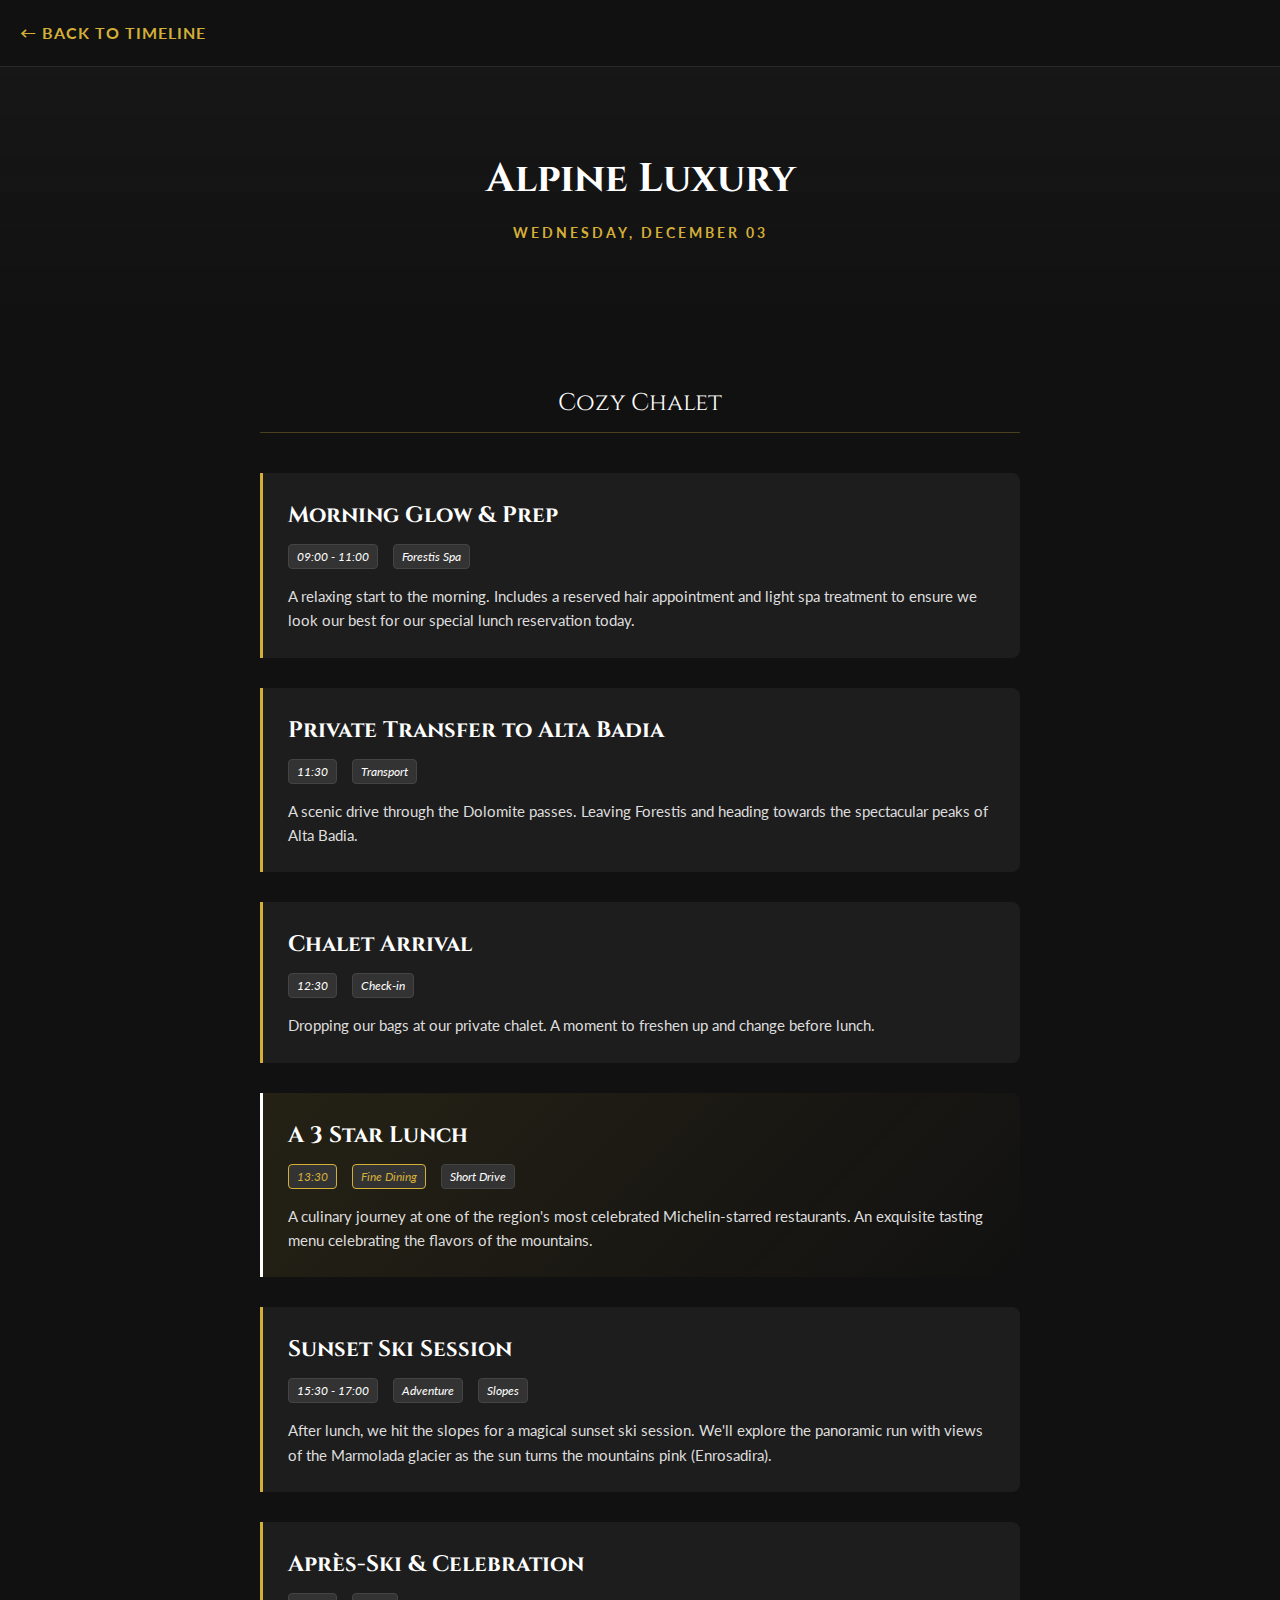
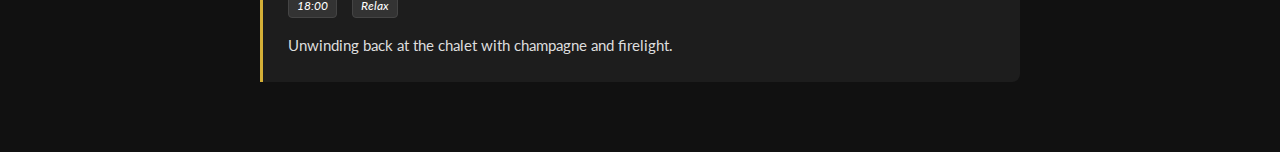
<file: chalet.html>
<!DOCTYPE html>
<html lang="en">
<head>
    <meta charset="UTF-8">
    <meta name="viewport" content="width=device-width, initial-scale=1.0">
    <title>The Chalet Adventure | Julie & Paras</title>
    
    <link rel="preconnect" href="https://fonts.googleapis.com">
    <link rel="preconnect" href="https://fonts.gstatic.com" crossorigin>
    <link href="https://fonts.googleapis.com/css2?family=Cinzel:wght@400;700&family=Lato:wght@300;400&display=swap" rel="stylesheet">

    <style>
        /* --- SHARED STYLES --- */
        * { margin: 0; padding: 0; box-sizing: border-box; }
        body { 
            font-family: 'Lato', sans-serif; 
            background-color: #111; 
            color: #eee; 
            line-height: 1.6;
        }

        /* --- NAVBAR --- */
        .navbar { padding: 20px; border-bottom: 1px solid rgba(255,255,255,0.1); }
        .back-link { color: #d4af37; text-decoration: none; font-weight: bold; text-transform: uppercase; letter-spacing: 1px; }
        .back-link:hover { color: white; }

        /* --- HERO HEADER --- */
        header {
            padding: 80px 20px;
            text-align: center;
            /* Chalet / Cozy Winter Background */
            background: linear-gradient(to bottom, rgba(26,26,26,0.6), #111), url('https://images.unsplash.com/photo-1517173928238-662580dfcb2d?q=80&w=2670&auto=format&fit=crop');
            background-size: cover;
            background-position: center;
        }
        h1 { font-family: 'Cinzel', serif; font-size: 2.5rem; color: white; margin-bottom: 10px; }
        .subtitle { color: #d4af37; text-transform: uppercase; letter-spacing: 3px; font-size: 0.9rem; font-weight: bold; }

        /* --- ACTIVITY GRID --- */
        .container { max-width: 800px; margin: 0 auto; padding: 40px 20px; }
        
        .day-header {
            text-align: center;
            margin: 20px 0 40px;
            color: white;
            font-family: 'Cinzel', serif;
            font-size: 1.5rem;
            border-bottom: 1px solid rgba(212, 175, 55, 0.3);
            padding-bottom: 10px;
        }

        .activity-item {
            background: rgba(255,255,255,0.05);
            border-left: 3px solid #d4af37; /* Gold accent */
            padding: 25px;
            margin-bottom: 30px;
            border-radius: 0 8px 8px 0;
            transition: transform 0.3s ease;
            position: relative;
            overflow: hidden;
        }
        .activity-item:hover { transform: translateX(10px); background: rgba(255,255,255,0.08); }

        .activity-item h2 { font-family: 'Cinzel', serif; margin-bottom: 10px; color: white; font-size: 1.4rem; }
        .activity-meta { font-size: 0.85rem; color: #aaa; margin-bottom: 15px; font-style: italic; display: flex; gap: 15px; }
        
        .tag { background: #333; padding: 2px 8px; border-radius: 4px; color: white; font-size: 0.75rem; border: 1px solid #444; }
        .tag.gold { border-color: #d4af37; color: #d4af37; }
        
        p { color: #ddd; font-size: 0.95rem; }

        /* Special highlight for the lunch to sell the "dressing up" part */
        .highlight-card {
            background: linear-gradient(135deg, rgba(212, 175, 55, 0.1), rgba(0,0,0,0));
            border-left: 3px solid #fff;
        }

    </style>
</head>
<body>

    <nav class="navbar">
        <a href="itinerary.html" class="back-link">← Back to Timeline</a>
    </nav>

    <header>
        <h1>Alpine Luxury</h1>
        <p class="subtitle">Wednesday, December 03</p>
    </header>

    <div class="container">
        
        <div class="day-header">Cozy Chalet</div>

        <div class="activity-item">
            <h2>Morning Glow & Prep</h2>
            <div class="activity-meta">
                <span class="tag">09:00 - 11:00</span>
                <span class="tag">Forestis Spa</span>
            </div>
            <p>A relaxing start to the morning. Includes a reserved hair appointment and light spa treatment to ensure we look our best for our special lunch reservation today.</p>
        </div>

        <div class="activity-item">
            <h2>Private Transfer to Alta Badia</h2>
            <div class="activity-meta">
                <span class="tag">11:30</span>
                <span class="tag">Transport</span>
            </div>
            <p>A scenic drive through the Dolomite passes. Leaving Forestis and heading towards the spectacular peaks of Alta Badia.</p>
        </div>

        <div class="activity-item">
            <h2>Chalet Arrival</h2>
            <div class="activity-meta">
                <span class="tag">12:30</span>
                <span class="tag">Check-in</span>
            </div>
            <p>Dropping our bags at our private chalet. A moment to freshen up and change before lunch.</p>
        </div>

        <div class="activity-item highlight-card">
            <h2>A 3 Star Lunch</h2>
            <div class="activity-meta">
                <span class="tag gold">13:30</span>
                <span class="tag gold">Fine Dining</span>
                <span class="tag">Short Drive</span>
            </div>
            <p>A culinary journey at one of the region's most celebrated Michelin-starred restaurants. An exquisite tasting menu celebrating the flavors of the mountains.</p>
        </div>

        <div class="activity-item">
            <h2>Sunset Ski Session</h2>
            <div class="activity-meta">
                <span class="tag">15:30 - 17:00</span>
                <span class="tag">Adventure</span>
                <span class="tag">Slopes</span>
            </div>
            <p>After lunch, we hit the slopes for a magical sunset ski session. We'll explore the panoramic run with views of the Marmolada glacier as the sun turns the mountains pink (Enrosadira).</p>
        </div>

        <div class="activity-item">
            <h2>Après-Ski & Celebration</h2>
            <div class="activity-meta">
                <span class="tag">18:00</span>
                <span class="tag">Relax</span>
            </div>
            <p>Unwinding back at the chalet with champagne and firelight.</p>
        </div>

    </div>

</body>
</html>
</file>
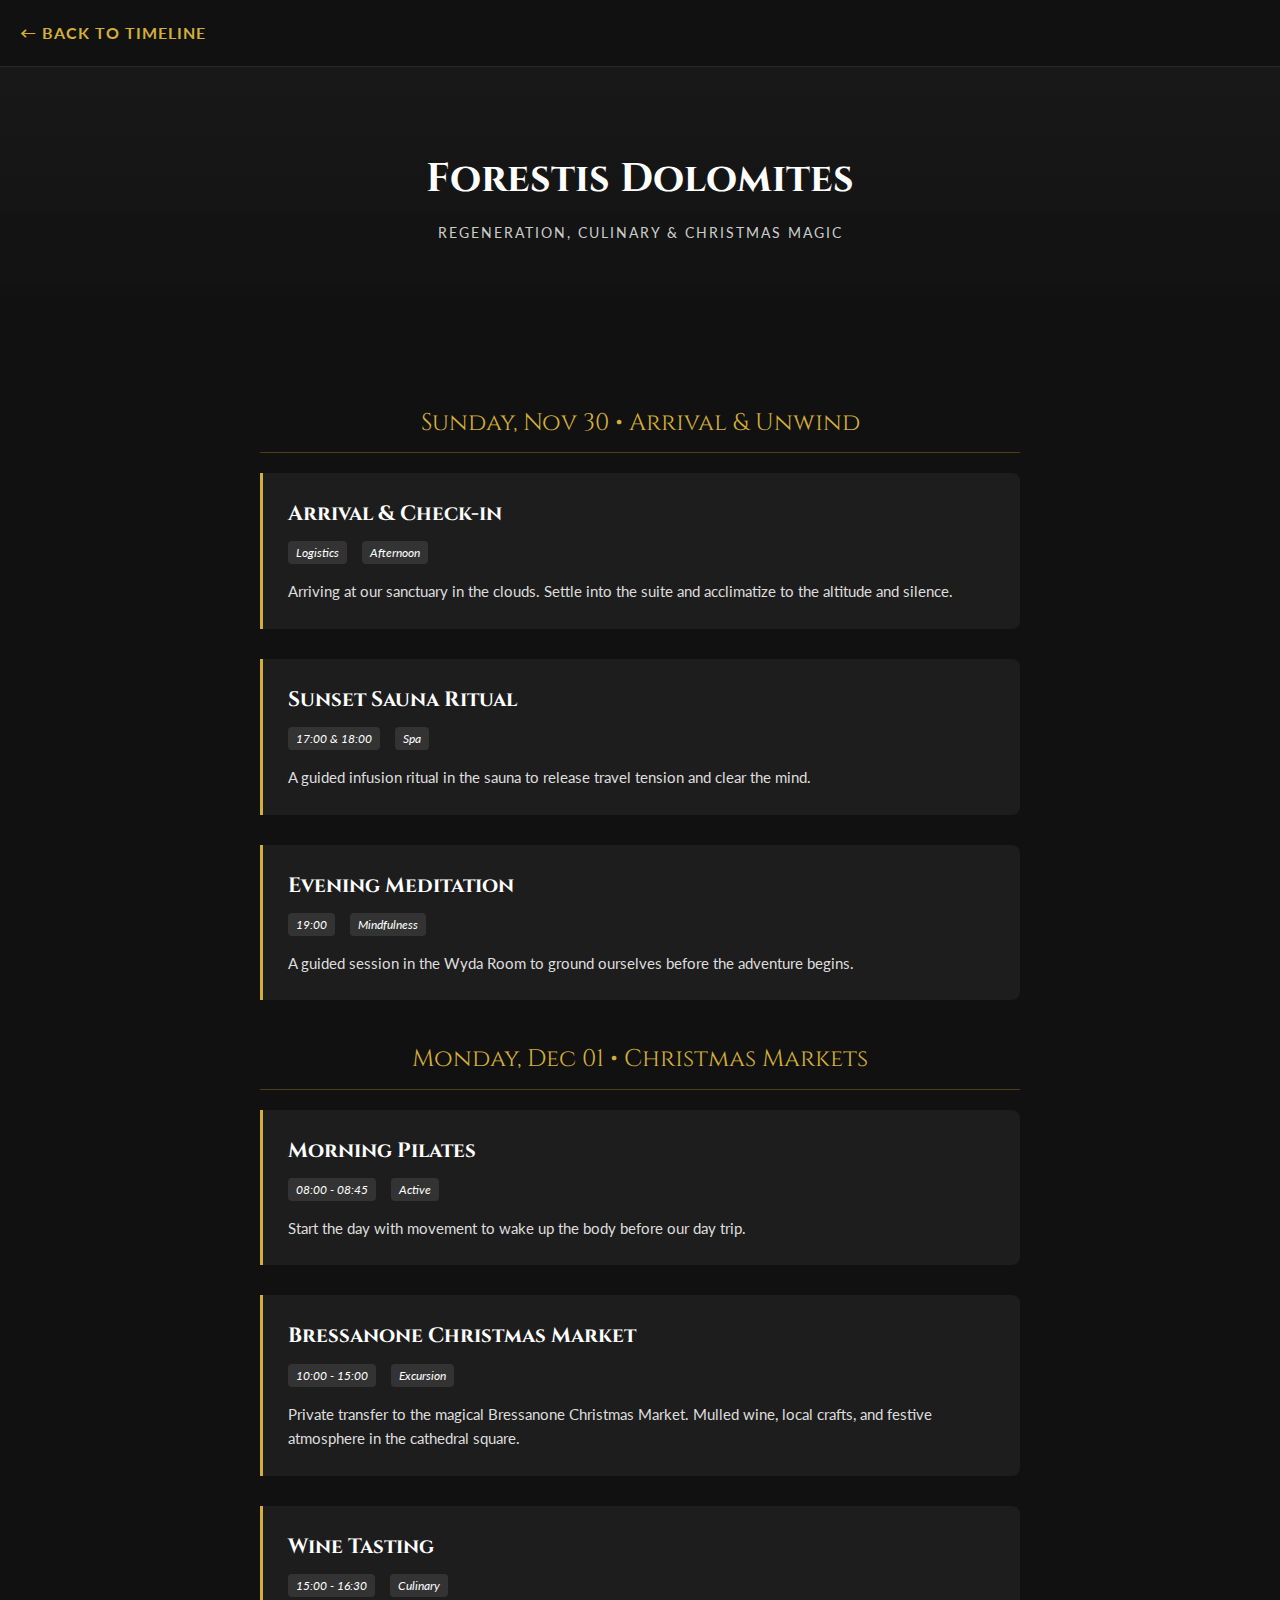
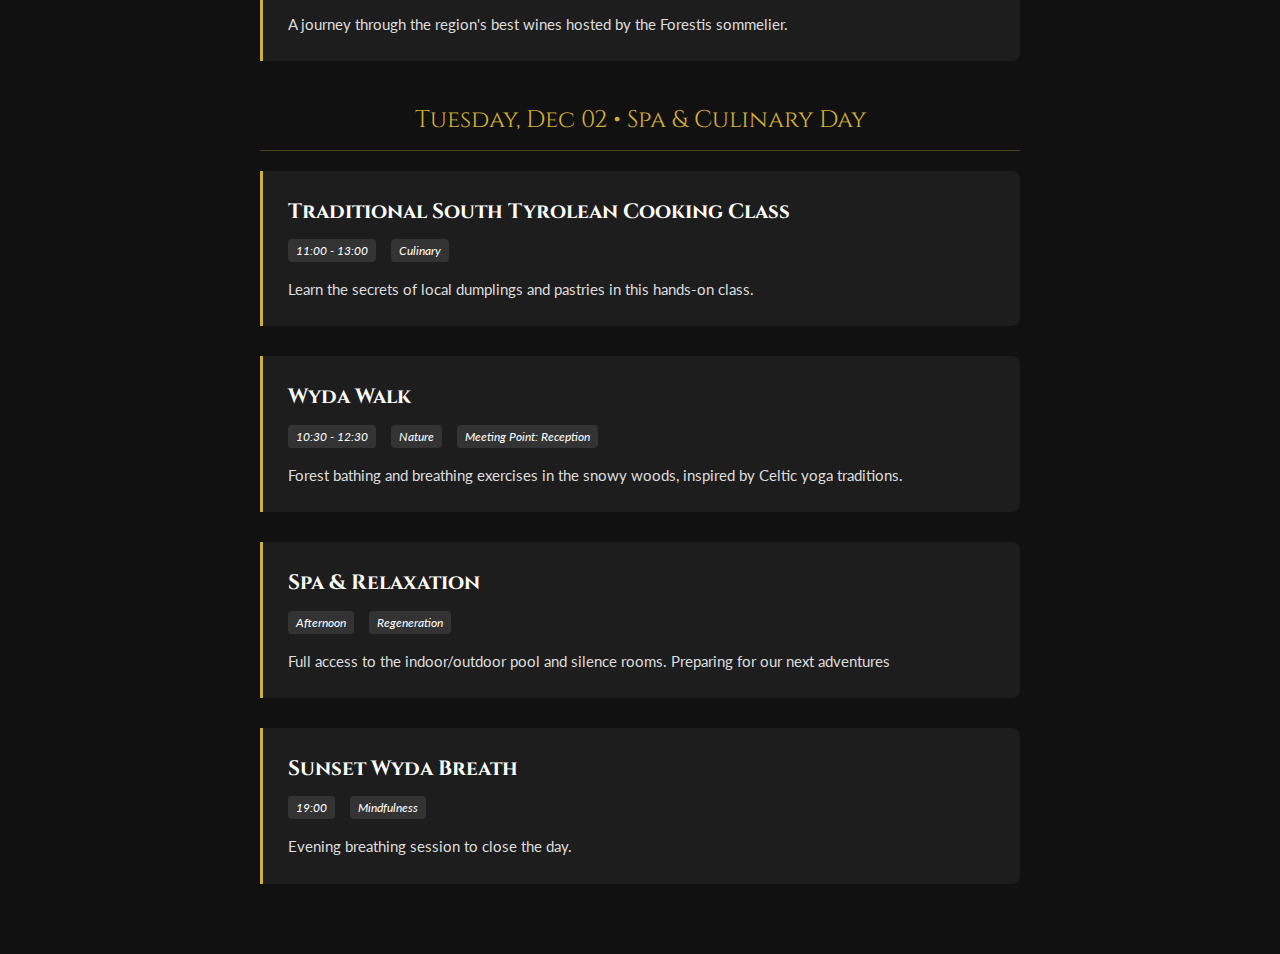
<file: forestis.html>
<!DOCTYPE html>
<html lang="en">
<head>
    <meta charset="UTF-8">
    <meta name="viewport" content="width=device-width, initial-scale=1.0">
    <title>Forestis Activities | Julie & Paras</title>
    
    <link rel="preconnect" href="https://fonts.googleapis.com">
    <link rel="preconnect" href="https://fonts.gstatic.com" crossorigin>
    <link href="https://fonts.googleapis.com/css2?family=Cinzel:wght@400;700&family=Lato:wght@300;400&display=swap" rel="stylesheet">

    <style>
        /* --- SHARED STYLES --- */
        * { margin: 0; padding: 0; box-sizing: border-box; }
        body { 
            font-family: 'Lato', sans-serif; 
            background-color: #111; 
            color: #eee; 
            line-height: 1.6;
        }

        /* --- NAVBAR --- */
        .navbar { padding: 20px; border-bottom: 1px solid rgba(255,255,255,0.1); }
        .back-link { color: #d4af37; text-decoration: none; font-weight: bold; text-transform: uppercase; letter-spacing: 1px; }
        .back-link:hover { color: white; }

        /* --- HERO HEADER --- */
        header {
            padding: 80px 20px;
            text-align: center;
            /* Forestis / Dolomites Background */
            background: linear-gradient(to bottom, rgba(26,26,26,0.8), #111), url('https://images.unsplash.com/photo-1518182170546-0766ce6fec56?q=80&w=2574&auto=format&fit=crop');
            background-size: cover;
            background-position: center;
        }
        h1 { font-family: 'Cinzel', serif; font-size: 2.5rem; color: white; margin-bottom: 10px; }
        .subtitle { color: #ccc; text-transform: uppercase; letter-spacing: 2px; font-size: 0.9rem; }

        /* --- ACTIVITY GRID --- */
        .container { max-width: 800px; margin: 0 auto; padding: 40px 20px; }
        
        .day-header {
            text-align: center;
            margin: 40px 0 20px;
            color: #d4af37;
            font-family: 'Cinzel', serif;
            font-size: 1.5rem;
            border-bottom: 1px solid rgba(212, 175, 55, 0.3);
            padding-bottom: 10px;
        }

        .activity-item {
            background: rgba(255,255,255,0.05);
            border-left: 3px solid #d4af37; /* Gold accent */
            padding: 25px;
            margin-bottom: 30px;
            border-radius: 0 8px 8px 0;
            transition: transform 0.3s ease;
        }
        .activity-item:hover { transform: translateX(10px); background: rgba(255,255,255,0.08); }

        .activity-item h2 { font-family: 'Cinzel', serif; margin-bottom: 10px; color: white; font-size: 1.3rem; }
        .activity-meta { font-size: 0.85rem; color: #aaa; margin-bottom: 15px; font-style: italic; display: flex; gap: 15px; }
        
        .tag { background: #333; padding: 2px 8px; border-radius: 4px; color: white; font-size: 0.75rem; }
        
        p { color: #ddd; font-size: 0.95rem; }

    </style>
</head>
<body>

    <nav class="navbar">
        <a href="itinerary.html" class="back-link">← Back to Timeline</a>
    </nav>

    <header>
        <h1>Forestis Dolomites</h1>
        <p class="subtitle">Regeneration, Culinary & Christmas Magic</p>
    </header>

    <div class="container">
        
        <div class="day-header">Sunday, Nov 30 • Arrival & Unwind</div>

        <div class="activity-item">
            <h2>Arrival & Check-in</h2>
            <div class="activity-meta"><span class="tag">Logistics</span> <span class="tag">Afternoon</span></div>
            <p>Arriving at our sanctuary in the clouds. Settle into the suite and acclimatize to the altitude and silence.</p>
        </div>

        <div class="activity-item">
            <h2>Sunset Sauna Ritual</h2>
            <div class="activity-meta">
                <span class="tag">17:00 & 18:00</span>
                <span class="tag">Spa</span>
            </div>
            <p>A guided infusion ritual in the sauna to release travel tension and clear the mind.</p>
        </div>

        <div class="activity-item">
            <h2>Evening Meditation</h2>
            <div class="activity-meta">
                <span class="tag">19:00</span>
                <span class="tag">Mindfulness</span>
            </div>
            <p>A guided session in the Wyda Room to ground ourselves before the adventure begins.</p>
        </div>


        <div class="day-header">Monday, Dec 01 • Christmas Markets</div>

        <div class="activity-item">
            <h2>Morning Pilates</h2>
            <div class="activity-meta">
                <span class="tag">08:00 - 08:45</span>
                <span class="tag">Active</span>
            </div>
            <p>Start the day with movement to wake up the body before our day trip.</p>
        </div>

        <div class="activity-item">
            <h2>Bressanone Christmas Market</h2>
            <div class="activity-meta">
                <span class="tag">10:00 - 15:00</span>
                <span class="tag">Excursion</span>
            </div>
            <p>Private transfer to the magical Bressanone Christmas Market. Mulled wine, local crafts, and festive atmosphere in the cathedral square.</p>
        </div>

        <div class="activity-item">
            <h2>Wine Tasting</h2>
            <div class="activity-meta">
                <span class="tag">15:00 - 16:30</span>
                <span class="tag">Culinary</span>
            </div>
            <p>A journey through the region's best wines hosted by the Forestis sommelier.</p>
        </div>


        <div class="day-header">Tuesday, Dec 02 • Spa & Culinary Day</div>

        <div class="activity-item">
            <h2>Traditional South Tyrolean Cooking Class</h2>
            <div class="activity-meta">
                <span class="tag">11:00 - 13:00</span>
                <span class="tag">Culinary</span>
            </div>
            <p>Learn the secrets of local dumplings and pastries in this hands-on class.</p>
        </div>

        <div class="activity-item">
            <h2>Wyda Walk</h2>
            <div class="activity-meta">
                <span class="tag">10:30 - 12:30</span>
                <span class="tag">Nature</span>
                <span class="tag">Meeting Point: Reception</span>
            </div>
            <p>Forest bathing and breathing exercises in the snowy woods, inspired by Celtic yoga traditions.</p>
        </div>

        <div class="activity-item">
            <h2>Spa & Relaxation</h2>
            <div class="activity-meta">
                <span class="tag">Afternoon</span>
                <span class="tag">Regeneration</span>
            </div>
            <p>Full access to the indoor/outdoor pool and silence rooms. Preparing for our next adventures</p>
        </div>
        
        <div class="activity-item">
            <h2>Sunset Wyda Breath</h2>
            <div class="activity-meta">
                <span class="tag">19:00</span>
                <span class="tag">Mindfulness</span>
            </div>
            <p>Evening breathing session to close the day.</p>
        </div>

    </div>

</body>
</html>
</file>
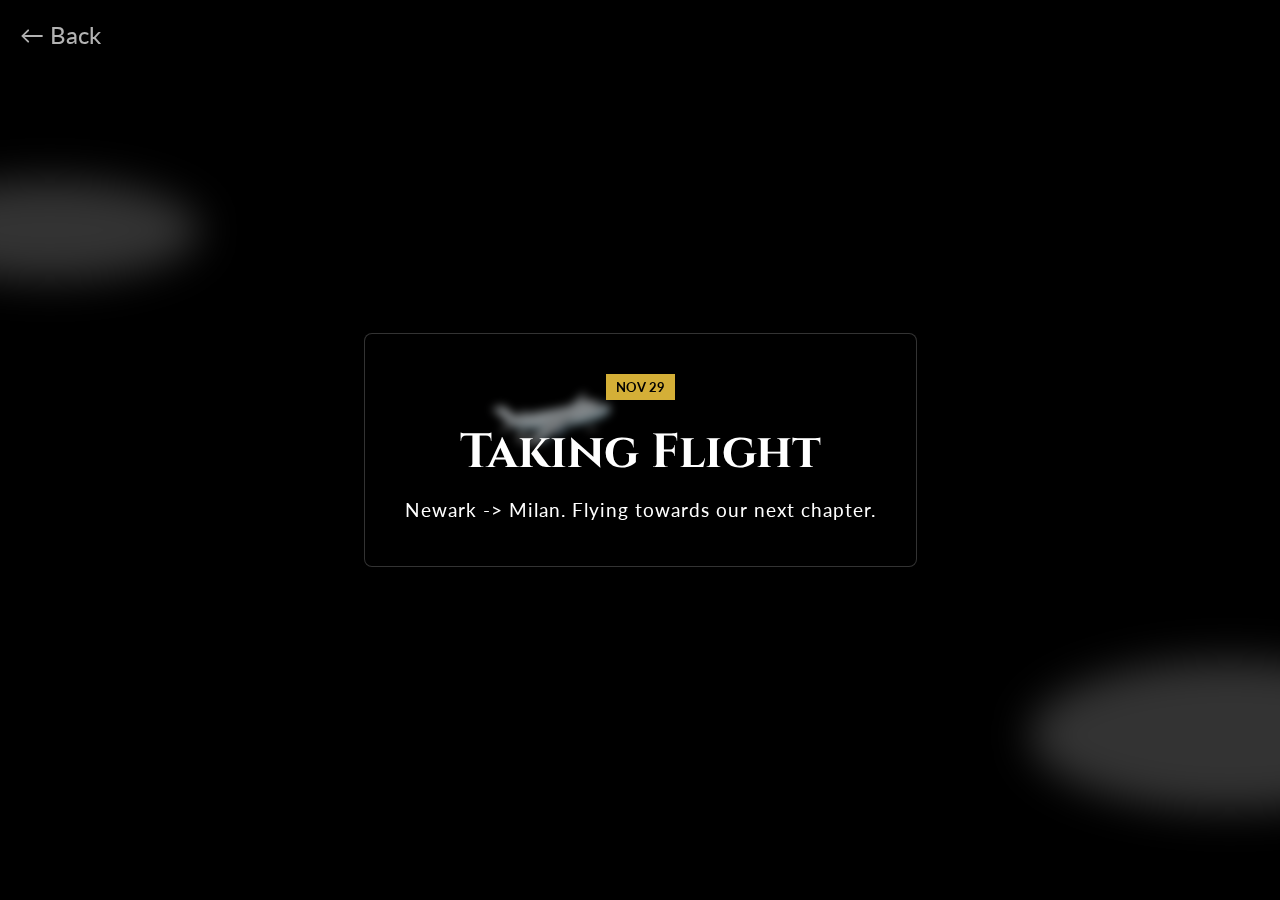
<file: itinerary.html>
<!DOCTYPE html>
<html lang="en">
<head>
    <meta charset="UTF-8">
    <meta name="viewport" content="width=device-width, initial-scale=1.0">
    <title>The Adventure | Julie & Paras</title>
    
    <link rel="preconnect" href="https://fonts.googleapis.com">
    <link rel="preconnect" href="https://fonts.gstatic.com" crossorigin>
    <link href="https://fonts.googleapis.com/css2?family=Cinzel:wght@400;700&family=Lato:wght@300;400&display=swap" rel="stylesheet">

    <style>
        /* --- CORE SETTINGS --- */
        * { margin: 0; padding: 0; box-sizing: border-box; }
        
        body { 
            font-family: 'Lato', sans-serif; 
            background-color: #000;
            color: white;
            overflow: hidden; 
        }

        /* --- GLOBAL SNOW ENGINE --- */
        #global-snow {
            position: fixed;
            top: 0;
            left: 0;
            width: 100%;
            height: 100%;
            pointer-events: none; /* Let clicks pass through */
            z-index: 15; /* sits above backgrounds, below text */
        }

        .snowflake {
            position: absolute;
            top: -10px;
            color: white;
            border-radius: 50%;
            background: white;
            opacity: 0.8;
            animation: fall linear infinite;
        }

        @keyframes fall {
            0% { transform: translateY(-10vh) translateX(0); }
            100% { transform: translateY(110vh) translateX(20px); }
        }

        /* --- SCROLL SNAP CONTAINER --- */
        main {
            height: 100vh;
            height: 100dvh;
            overflow-y: scroll;
            scroll-snap-type: y mandatory;
            scroll-behavior: smooth;
        }

        section {
            height: 100vh;
            height: 100dvh;
            width: 100vw;
            scroll-snap-align: start;
            position: relative;
            overflow: hidden;
            display: flex;
            justify-content: center;
            align-items: center;
            text-align: center;
        }

        /* --- CONTENT BOXES --- */
        .content-box {
            z-index: 20; /* Higher than snow */
            background: rgba(0, 0, 0, 0.4);
            backdrop-filter: blur(5px);
            padding: 40px;
            border: 1px solid rgba(255,255,255,0.2);
            border-radius: 8px;
            max-width: 80%;
            opacity: 0; 
            transform: translateY(30px);
            transition: opacity 1s ease, transform 1s ease;
        }

        h2 { font-family: 'Cinzel', serif; font-size: 3rem; margin-bottom: 10px; text-shadow: 0 4px 10px rgba(0,0,0,0.5); }
        p { font-size: 1.2rem; letter-spacing: 1px; line-height: 1.6; }
        .date-tag { display: inline-block; background: #d4af37; color: black; padding: 5px 10px; font-weight: bold; margin-bottom: 20px; text-transform: uppercase; font-size: 0.8rem; }

        section.active .content-box { opacity: 1; transform: translateY(0); }


        /* =========================================
           SECTION 1: THE FLIGHT
           ========================================= */
        #section-flight {
            background: linear-gradient(to bottom, #001f3f, #4a69bd);
        }

        .cloud {
            position: absolute; background: rgba(255,255,255,0.2); border-radius: 50%;
            filter: blur(20px);
        }
        .c1 { width: 300px; height: 100px; top: 20%; left: -100px; animation: cloudFloat 40s linear infinite; }
        .c2 { width: 400px; height: 150px; bottom: 10%; right: -150px; animation: cloudFloat 30s linear infinite reverse; }

        @keyframes cloudFloat { 0% { transform: translateX(0); } 100% { transform: translateX(20px); } }

        .plane-track { position: absolute; width: 100%; height: 100%; top: 0; left: 0; pointer-events: none; }
        .plane-img {
            position: absolute; width: 120px; top: 40%; left: -150px; 
            transition: transform 1.5s cubic-bezier(0.25, 1, 0.5, 1);
        }
        #section-flight.active .plane-img { transform: translateX(50vw) rotate(5deg); }


        /* =========================================
           SECTION 2: FORESTIS (The Freeze)
           ========================================= */
        #section-forestis {
            background: url('./images/forestis_dolomites.jpg') center/cover no-repeat;
        }

        .frost-frame {
            position: absolute; top: 0; left: 0; width: 100%; height: 100%;
            box-shadow: inset 0 0 0 0 rgba(255, 255, 255, 0.8);
            transition: box-shadow 3s ease-in-out;
            z-index: 5; pointer-events: none;
        }

        .snow-pile {
            position: absolute; bottom: -100px; left: 0; width: 100%; height: 150px;
            background: linear-gradient(to top, white 20%, transparent 100%);
            transition: bottom 2s ease-out; z-index: 6;
        }

        #section-forestis.active .frost-frame { box-shadow: inset 0 0 100px 20px rgba(255, 255, 255, 0.6); }
        #section-forestis.active .snow-pile { bottom: 0; }


        .skier-container {
            position: absolute; top: -100px; left: -100px; z-index: 8; font-size: 4rem;
        }

        @keyframes skiDown {
            0% { transform: translate(0, 0) rotate(0deg); }
            20% { transform: translate(30vw, 20vh) rotate(-10deg); }
            50% { transform: translate(50vw, 50vh) rotate(10deg); }
            100% { transform: translate(120vw, 120vh) rotate(0deg); }
        }

        #section-chalet.active .skier-container {
            animation: skiDown 4s linear forwards; animation-delay: 0.5s;
        }
        
        .back-nav {
            position: fixed; top: 20px; left: 20px; z-index: 100;
            color: white; text-decoration: none; font-size: 1.5rem; opacity: 0.7;
        }

        /* =========================================
           SECTION 1: THE FLIGHT (Updated with Image)
           ========================================= */
        #section-flight {
            /* Replace with: url('./images/plane-window.jpg') */
            background: url('https://images.unsplash.com/photo-1436491865332-7a61a109cc05?q=80&w=2674&auto=format&fit=crop') center/cover no-repeat;
            /* Darken image slightly so text pops */
            box-shadow: inset 0 0 0 1000px rgba(0,0,0,0.3);
        }

        /* Keep cloud/plane animations the same... */
        .cloud { position: absolute; background: rgba(255,255,255,0.2); border-radius: 50%; filter: blur(20px); }
        .c1 { width: 300px; height: 100px; top: 20%; left: -100px; animation: cloudFloat 40s linear infinite; }
        .c2 { width: 400px; height: 150px; bottom: 10%; right: -150px; animation: cloudFloat 30s linear infinite reverse; }
        @keyframes cloudFloat { 0% { transform: translateX(0); } 100% { transform: translateX(20px); } }
        .plane-track { position: absolute; width: 100%; height: 100%; top: 0; left: 0; pointer-events: none; }
        .plane-img { position: absolute; width: 120px; top: 40%; left: -150px; transition: transform 1.5s cubic-bezier(0.25, 1, 0.5, 1); }
        #section-flight.active .plane-img { transform: translateX(50vw) rotate(5deg); }


        /* =========================================
           SECTION 2: FORESTIS (Already had image, kept logic)
           ========================================= */
        #section-forestis {
            background: url('./images/forestis_dolomites.jpg') center/cover no-repeat;
        }
        /* Keep frost/snow pile CSS same as before... */
        .frost-frame { position: absolute; top: 0; left: 0; width: 100%; height: 100%; box-shadow: inset 0 0 0 0 rgba(255, 255, 255, 0.8); transition: box-shadow 3s ease-in-out; z-index: 5; pointer-events: none; }
        .snow-pile { position: absolute; bottom: -100px; left: 0; width: 100%; height: 150px; background: linear-gradient(to top, white 20%, transparent 100%); transition: bottom 2s ease-out; z-index: 6; }
        #section-forestis.active .frost-frame { box-shadow: inset 0 0 100px 20px rgba(255, 255, 255, 0.6); }
        #section-forestis.active .snow-pile { bottom: 0; }


        /* =========================================
           SECTION 3: SKI CHALET (Already had image)
           ========================================= */
        #section-chalet {
            background: url('./images/michalet.jpg') center/cover no-repeat;
        }
        /* Keep skier CSS same as before... */
        .skier-container { position: absolute; top: -100px; left: -100px; z-index: 8; font-size: 4rem; }
        @keyframes skiDown { 0% { transform: translate(0, 0) rotate(0deg); } 20% { transform: translate(30vw, 20vh) rotate(-10deg); } 50% { transform: translate(50vw, 50vh) rotate(10deg); } 100% { transform: translate(120vw, 120vh) rotate(0deg); } }
        #section-chalet.active .skier-container { animation: skiDown 4s linear forwards; animation-delay: 0.5s; }


        /* =========================================
           SECTION 4: MILAN (New!)
           ========================================= */
        #section-milan {
            /* High fashion street vibe */
            background: url('./images/milan_terrace.jpg') center/cover no-repeat;
        }

        /* Animation: Flashbulbs (Paparazzi Effect) */
        .flash-overlay {
            position: absolute; top: 0; left: 0; width: 100%; height: 100%;
            background: white; opacity: 0; pointer-events: none; z-index: 10;
        }
        
        @keyframes paparazzi {
            0%, 100% { opacity: 0; }
            10% { opacity: 0.8; } 12% { opacity: 0; } /* Flash 1 */
            40% { opacity: 0.6; } 42% { opacity: 0; } /* Flash 2 */
            70% { opacity: 0.9; } 72% { opacity: 0; } /* Flash 3 */
        }

        #section-milan.active .flash-overlay {
            animation: paparazzi 2s ease-out forwards;
        }


        /* =========================================
           SECTION 5: Escapades (New!)
           ========================================= */
        #section-escapades {
            /* Warm terracotta / food vibe */
            background: url('./images/adventure.avif') center/cover no-repeat;
            /* Start Grayscale, fade to color */
            filter: grayscale(100%) sepia(50%);
            transition: filter 3s ease;
        }

        #section-escapades.active {
            filter: grayscale(0%) sepia(0%);
        }

        /* Falling Pasta or Leaves Icon */
        .food-icon {
            position: absolute; font-size: 3rem; opacity: 0;
            top: -50px; left: 50%;
            transition: top 2s cubic-bezier(0.175, 0.885, 0.32, 1.275), opacity 1s;
        }
        
        #section-escapades.active .food-icon {
            top: 20%; opacity: 1;
        }

        /* Button to view details */
.details-btn {
    display: inline-block;
    margin-top: 20px;
    padding: 10px 25px;
    border: 1px solid rgba(255,255,255,0.5);
    color: white;
    text-decoration: none;
    text-transform: uppercase;
    font-size: 0.8rem;
    letter-spacing: 2px;
    transition: all 0.3s ease;
}

.details-btn:hover {
    background: #d4af37; /* Gold fill on hover */
    border-color: #d4af37;
    color: black;
    box-shadow: 0 0 15px rgba(212, 175, 55, 0.4);
}

    </style>
</head>
<body>

    <div id="global-snow"></div>

    <a href="index.html" class="back-nav">← Back</a>

    <main id="scroller">
        
        <section id="section-flight">
            <div class="cloud c1"></div>
            <div class="cloud c2"></div>
            <div class="plane-track"><img src="./images/plane.png" class="plane-img" alt="Plane"></div>
            <div class="content-box">
                <span class="date-tag">Nov 29</span>
                <h2>Taking Flight</h2>
                <p>Newark -> Milan. Flying towards our next chapter.</p>
            </div>
        </section>

        <section id="section-forestis">
            <div class="frost-frame"></div>
            <div class="snow-pile"></div>
            <div class="content-box">
                <span class="date-tag">Nov 30 - Dec 02</span>
                <h2>Forestis Dolomites</h2>
                <p>A sanctuary in the clouds. Spa days, altitude, and pure silence.</p>
                <a href="forestis.html" class="details-btn">View Activities</a>
            </div>
        </section>

        <section id="section-chalet">
            <div class="skier-container">⛷️</div>
            <div class="content-box">
                <span class="date-tag">Dec 03</span>
                <h2>Alpine Adventure</h2>
                <p>A private trip to the slopes. Hot chocolate, snowy peaks, and experiencing nature.</p>
                <a href="chalet.html" class="details-btn">View Activities</a>
            </div>
        </section>

        <section id="section-milan">
            <div class="flash-overlay"></div> <div class="content-box">
                <span class="date-tag">Dec 04 - Dec 07</span>
                <h2>Milano</h2>
                <p>High fashion, Duomo di Milano, and luxury shopping on Via Montenapoleone.</p>
                <a href="milan.html" class="details-btn">View Activities</a>
            </div>
        </section>

        <section id="section-escapades">
            <div class="food-icon">🍝</div> <div class="content-box">
                <span class="date-tag">Dec 08 - Dec 10</span>
                <h2>Escapades</h2>
                <p>Adventures into neighboring cities! Bologana, Verona, Bergamo, and so much more!</p>
            </div>
        </section>

    </main>

    <script>
        // 1. SNOW GENERATOR
        const snowContainer = document.getElementById('global-snow');
        
        function createSnowflake() {
            const flake = document.createElement('div');
            flake.classList.add('snowflake');
            
            // Randomize styling
            const size = Math.random() * 5 + 2 + 'px'; // 2px to 7px
            flake.style.width = size;
            flake.style.height = size;
            
            flake.style.left = Math.random() * 100 + 'vw'; // Random horizontal start
            
            const duration = Math.random() * 3 + 4 + 's'; // 4s to 7s fall time
            flake.style.animationDuration = duration;
            
            flake.style.opacity = Math.random() * 0.5 + 0.3; // Random opacity
            
            snowContainer.appendChild(flake);
            
            // Cleanup flake after animation ends to prevent memory leaks
            setTimeout(() => {
                flake.remove();
            }, parseFloat(duration) * 1000);
        }

        // Create a new flake every 100ms
        setInterval(createSnowflake, 10);


        // 2. SCROLL ANIMATION (Intersection Observer)
        const options = { threshold: 0.5 };
        const observer = new IntersectionObserver((entries) => {
            entries.forEach(entry => {
                if (entry.isIntersecting) {
                    entry.target.classList.add('active');
                } else {
                     entry.target.classList.remove('active');
                }
            });
        }, options);

        document.querySelectorAll('section').forEach(section => {
            observer.observe(section);
        });
    </script>

</body>
</html>
</file>
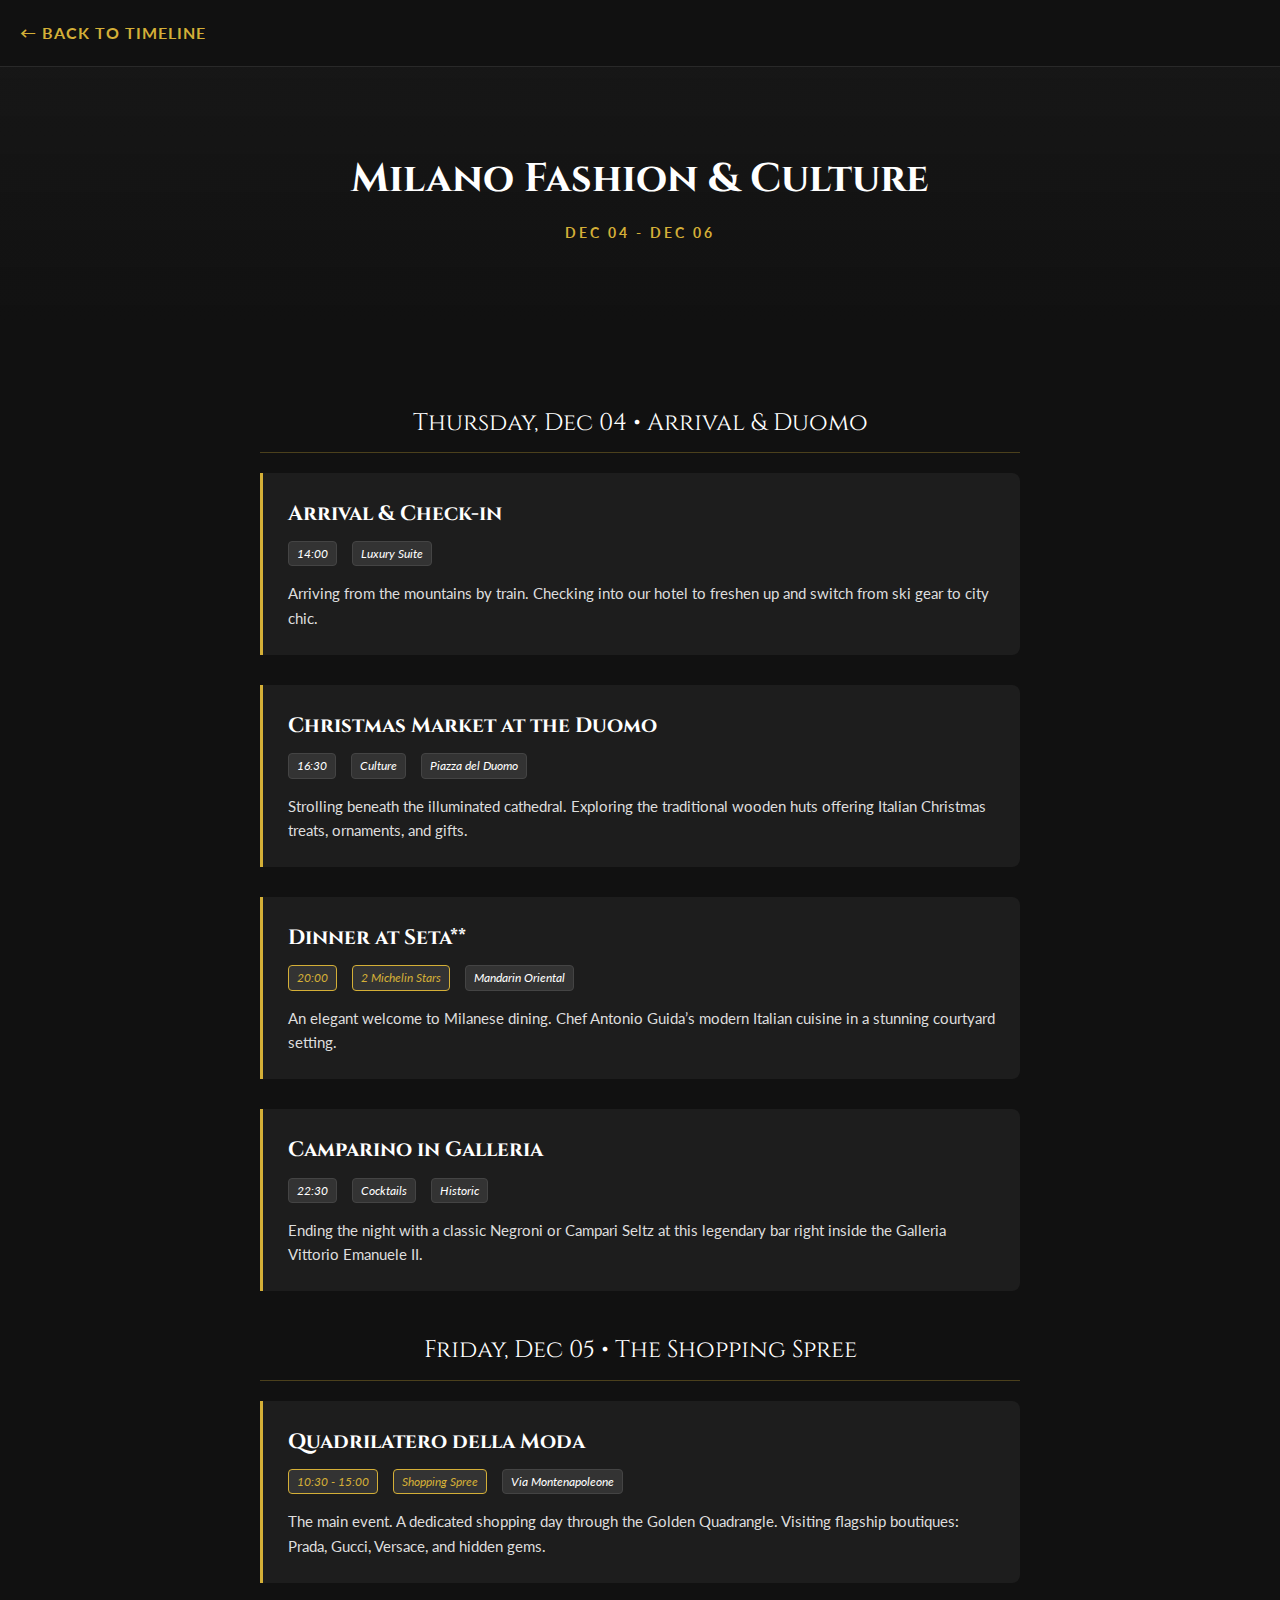
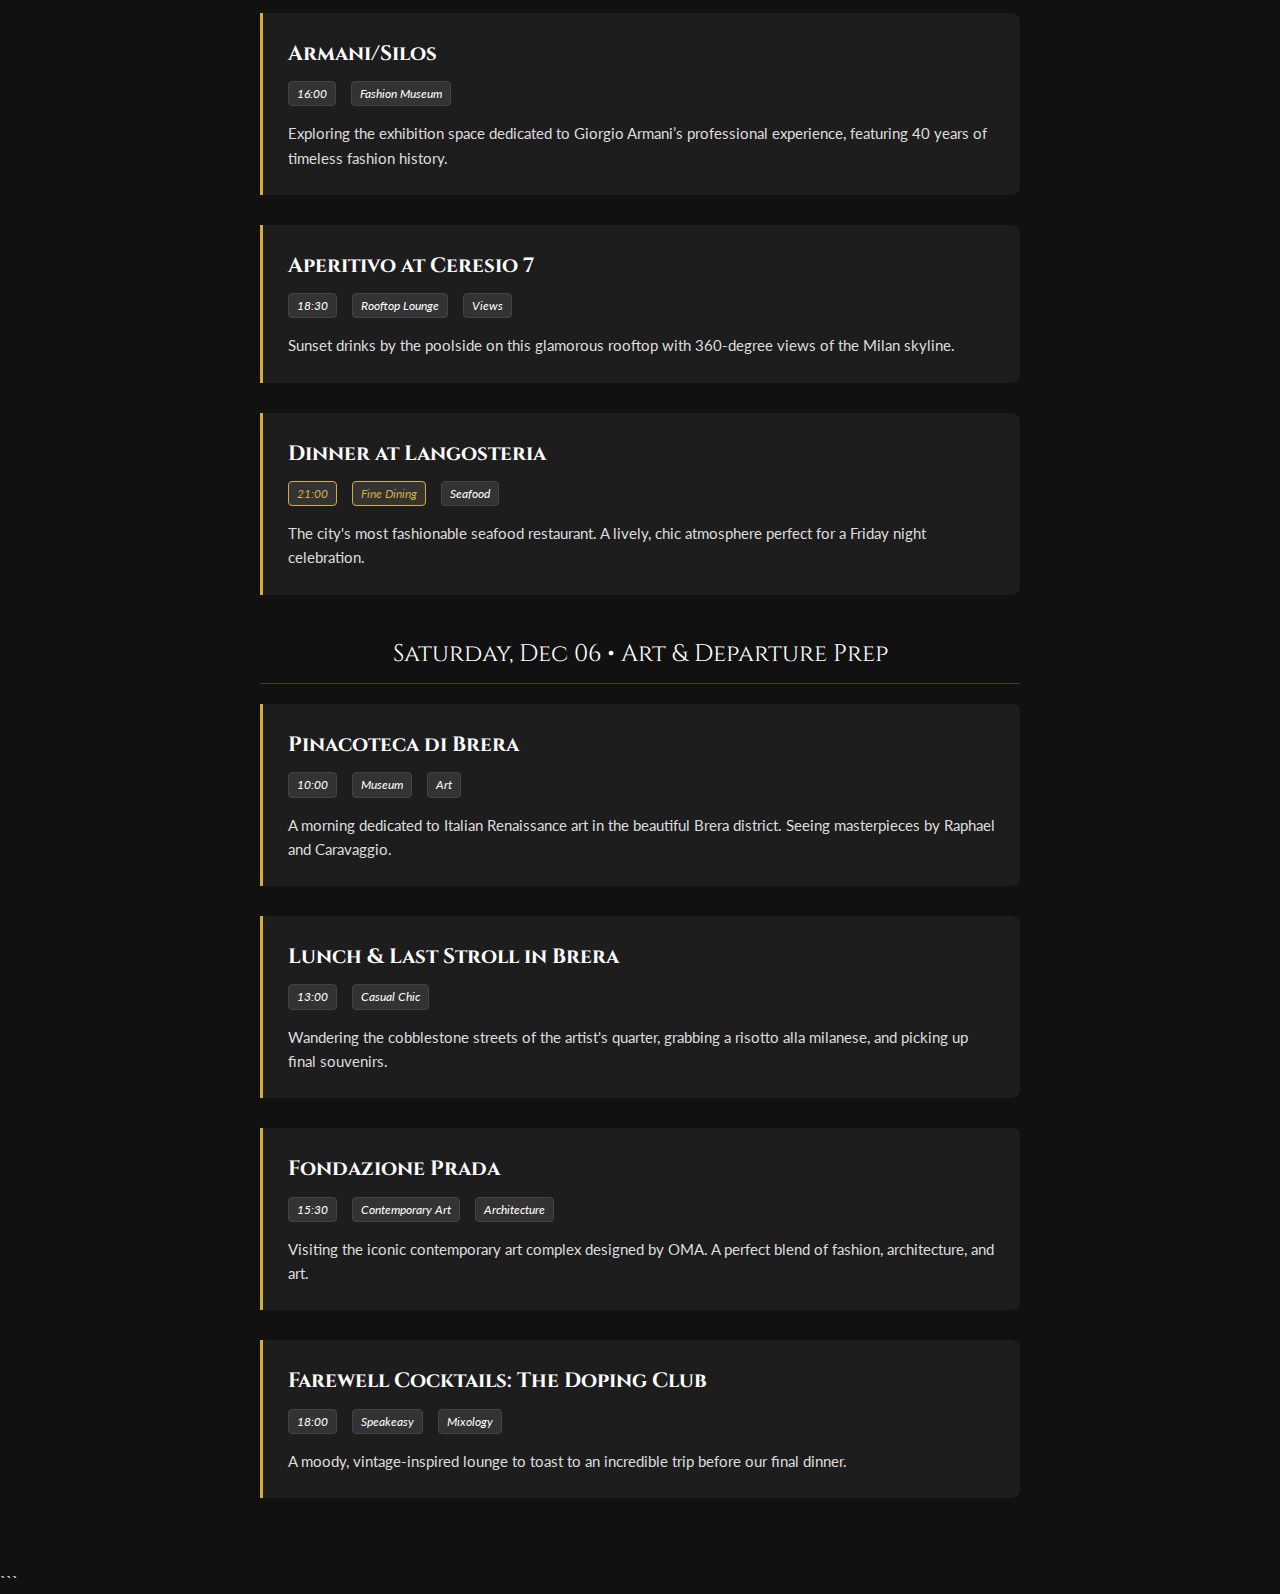
<file: milan.html>
<!DOCTYPE html>
<html lang="en">
<head>
    <meta charset="UTF-8">
    <meta name="viewport" content="width=device-width, initial-scale=1.0">
    <title>Milan City Guide | Julie & Paras</title>
    
    <link rel="preconnect" href="https://fonts.googleapis.com">
    <link rel="preconnect" href="https://fonts.gstatic.com" crossorigin>
    <link href="https://fonts.googleapis.com/css2?family=Cinzel:wght@400;700&family=Lato:wght@300;400&display=swap" rel="stylesheet">

    <style>
        /* --- SHARED STYLES --- */
        * { margin: 0; padding: 0; box-sizing: border-box; }
        body { 
            font-family: 'Lato', sans-serif; 
            background-color: #111; 
            color: #eee; 
            line-height: 1.6;
        }

        /* --- NAVBAR --- */
        .navbar { padding: 20px; border-bottom: 1px solid rgba(255,255,255,0.1); }
        .back-link { color: #d4af37; text-decoration: none; font-weight: bold; text-transform: uppercase; letter-spacing: 1px; }
        .back-link:hover { color: white; }

        /* --- HERO HEADER --- */
        header {
            padding: 80px 20px;
            text-align: center;
            /* Milan Cathedral / Galleria Background */
            background: linear-gradient(to bottom, rgba(26,26,26,0.6), #111), url('https://images.unsplash.com/photo-1552858178-5a415b3c5354?q=80&w=2670&auto=format&fit=crop');
            background-size: cover;
            background-position: center;
        }
        h1 { font-family: 'Cinzel', serif; font-size: 2.5rem; color: white; margin-bottom: 10px; }
        .subtitle { color: #d4af37; text-transform: uppercase; letter-spacing: 3px; font-size: 0.9rem; font-weight: bold; }

        /* --- ACTIVITY GRID --- */
        .container { max-width: 800px; margin: 0 auto; padding: 40px 20px; }
        
        .day-header {
            text-align: center;
            margin: 40px 0 20px;
            color: white;
            font-family: 'Cinzel', serif;
            font-size: 1.5rem;
            border-bottom: 1px solid rgba(212, 175, 55, 0.3);
            padding-bottom: 10px;
        }

        .activity-item {
            background: rgba(255,255,255,0.05);
            border-left: 3px solid #d4af37; /* Gold accent */
            padding: 25px;
            margin-bottom: 30px;
            border-radius: 0 8px 8px 0;
            transition: transform 0.3s ease;
        }
        .activity-item:hover { transform: translateX(10px); background: rgba(255,255,255,0.08); }

        .activity-item h2 { font-family: 'Cinzel', serif; margin-bottom: 10px; color: white; font-size: 1.3rem; }
        .activity-meta { font-size: 0.85rem; color: #aaa; margin-bottom: 15px; font-style: italic; display: flex; gap: 15px; }
        
        .tag { background: #333; padding: 2px 8px; border-radius: 4px; color: white; font-size: 0.75rem; border: 1px solid #444; }
        .tag.gold { border-color: #d4af37; color: #d4af37; }
        
        p { color: #ddd; font-size: 0.95rem; }

    </style>
</head>
<body>

    <nav class="navbar">
        <a href="itinerary.html" class="back-link">← Back to Timeline</a>
    </nav>

    <header>
        <h1>Milano Fashion & Culture</h1>
        <p class="subtitle">Dec 04 - Dec 06</p>
    </header>

    <div class="container">
        
        <div class="day-header">Thursday, Dec 04 • Arrival & Duomo</div>

        <div class="activity-item">
            <h2>Arrival & Check-in</h2>
            <div class="activity-meta">
                <span class="tag">14:00</span>
                <span class="tag">Luxury Suite</span>
            </div>
            <p>Arriving from the mountains by train. Checking into our hotel to freshen up and switch from ski gear to city chic.</p>
        </div>

        <div class="activity-item">
            <h2>Christmas Market at the Duomo</h2>
            <div class="activity-meta">
                <span class="tag">16:30</span>
                <span class="tag">Culture</span>
                <span class="tag">Piazza del Duomo</span>
            </div>
            <p>Strolling beneath the illuminated cathedral. Exploring the traditional wooden huts offering Italian Christmas treats, ornaments, and gifts.</p>
        </div>

        <div class="activity-item">
            <h2>Dinner at Seta**</h2>
            <div class="activity-meta">
                <span class="tag gold">20:00</span>
                <span class="tag gold">2 Michelin Stars</span>
                <span class="tag">Mandarin Oriental</span>
            </div>
            <p>An elegant welcome to Milanese dining. Chef Antonio Guida’s modern Italian cuisine in a stunning courtyard setting.</p>
        </div>
        
        <div class="activity-item">
            <h2>Camparino in Galleria</h2>
            <div class="activity-meta">
                <span class="tag">22:30</span>
                <span class="tag">Cocktails</span>
                <span class="tag">Historic</span>
            </div>
            <p>Ending the night with a classic Negroni or Campari Seltz at this legendary bar right inside the Galleria Vittorio Emanuele II.</p>
        </div>


        <div class="day-header">Friday, Dec 05 • The Shopping Spree</div>

        <div class="activity-item">
            <h2>Quadrilatero della Moda</h2>
            <div class="activity-meta">
                <span class="tag gold">10:30 - 15:00</span>
                <span class="tag gold">Shopping Spree</span>
                <span class="tag">Via Montenapoleone</span>
            </div>
            <p>The main event. A dedicated shopping day through the Golden Quadrangle. Visiting flagship boutiques: Prada, Gucci, Versace, and hidden gems.</p>
        </div>

        <div class="activity-item">
            <h2>Armani/Silos</h2>
            <div class="activity-meta">
                <span class="tag">16:00</span>
                <span class="tag">Fashion Museum</span>
            </div>
            <p>Exploring the exhibition space dedicated to Giorgio Armani’s professional experience, featuring 40 years of timeless fashion history.</p>
        </div>

        <div class="activity-item">
            <h2>Aperitivo at Ceresio 7</h2>
            <div class="activity-meta">
                <span class="tag">18:30</span>
                <span class="tag">Rooftop Lounge</span>
                <span class="tag">Views</span>
            </div>
            <p>Sunset drinks by the poolside on this glamorous rooftop with 360-degree views of the Milan skyline.</p>
        </div>
        
        <div class="activity-item">
            <h2>Dinner at Langosteria</h2>
            <div class="activity-meta">
                <span class="tag gold">21:00</span>
                <span class="tag gold">Fine Dining</span>
                <span class="tag">Seafood</span>
            </div>
            <p>The city's most fashionable seafood restaurant. A lively, chic atmosphere perfect for a Friday night celebration.</p>
        </div>


        <div class="day-header">Saturday, Dec 06 • Art & Departure Prep</div>

        <div class="activity-item">
            <h2>Pinacoteca di Brera</h2>
            <div class="activity-meta">
                <span class="tag">10:00</span>
                <span class="tag">Museum</span>
                <span class="tag">Art</span>
            </div>
            <p>A morning dedicated to Italian Renaissance art in the beautiful Brera district. Seeing masterpieces by Raphael and Caravaggio.</p>
        </div>

        <div class="activity-item">
            <h2>Lunch & Last Stroll in Brera</h2>
            <div class="activity-meta">
                <span class="tag">13:00</span>
                <span class="tag">Casual Chic</span>
            </div>
            <p>Wandering the cobblestone streets of the artist's quarter, grabbing a risotto alla milanese, and picking up final souvenirs.</p>
        </div>

        <div class="activity-item">
            <h2>Fondazione Prada</h2>
            <div class="activity-meta">
                <span class="tag">15:30</span>
                <span class="tag">Contemporary Art</span>
                <span class="tag">Architecture</span>
            </div>
            <p>Visiting the iconic contemporary art complex designed by OMA. A perfect blend of fashion, architecture, and art.</p>
        </div>

        <div class="activity-item">
            <h2>Farewell Cocktails: The Doping Club</h2>
            <div class="activity-meta">
                <span class="tag">18:00</span>
                <span class="tag">Speakeasy</span>
                <span class="tag">Mixology</span>
            </div>
            <p>A moody, vintage-inspired lounge to toast to an incredible trip before our final dinner.</p>
        </div>

    </div>

</body>
</html>
```
</file>
